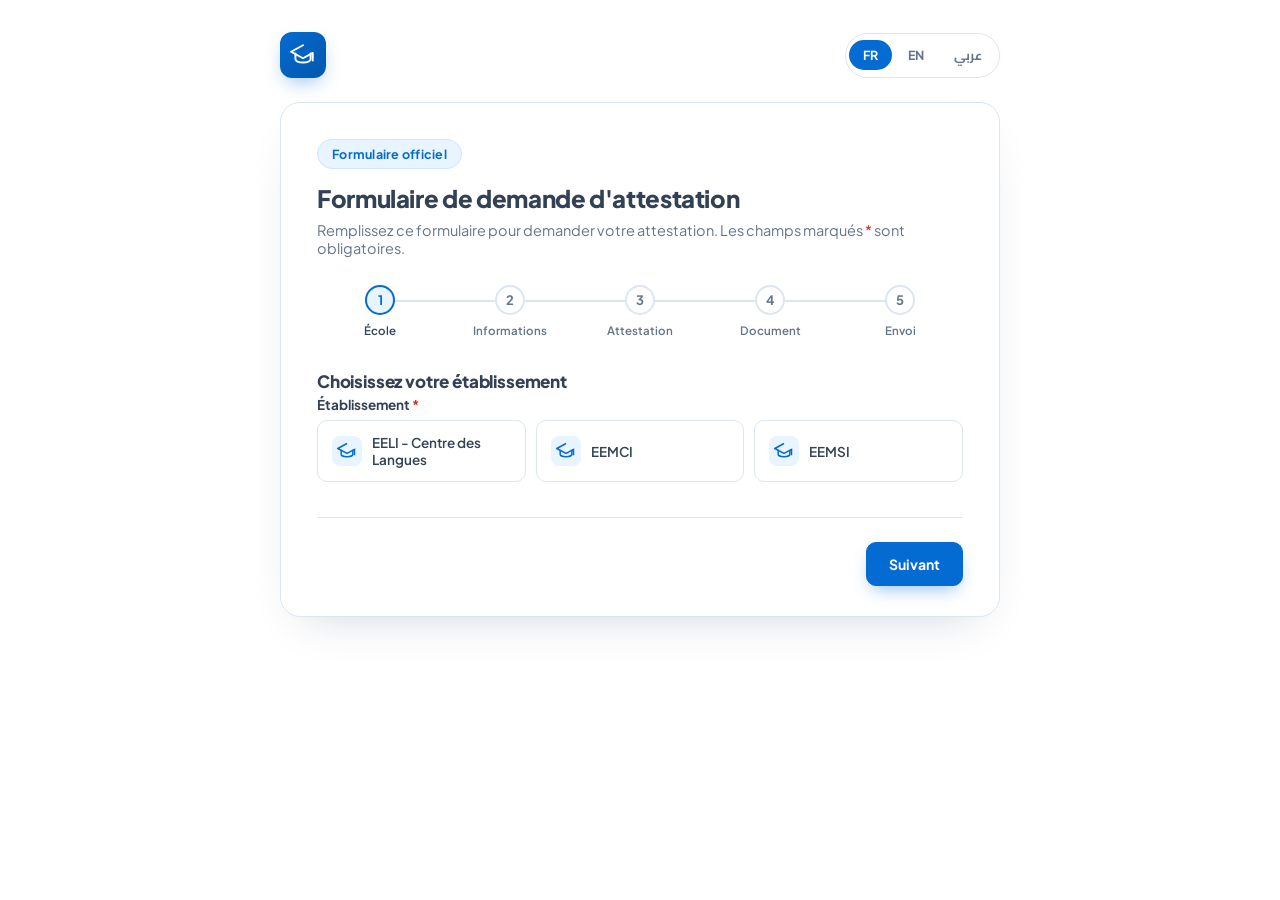
<file: index.html>
<!DOCTYPE html>
<html lang="fr">
<head>
<meta charset="UTF-8">
<meta name="viewport" content="width=device-width, initial-scale=1.0">
<title>Demande d'attestation — Les Grandes Écoles Européennes</title>
<link rel="preconnect" href="https://fonts.googleapis.com">
<link rel="preconnect" href="https://fonts.gstatic.com" crossorigin>
<link href="https://fonts.googleapis.com/css2?family=Plus+Jakarta+Sans:wght@400;500;600;700;800&family=Cairo:wght@400;500;600;700;800&display=swap" rel="stylesheet">
<link rel="stylesheet" href="css/style.css">
</head>
<body>

<div class="page">

  <header class="topbar">
    <div class="brand">
      <div class="brand-mark" aria-hidden="true">
        <svg viewBox="0 0 24 24" width="26" height="26" fill="none" stroke="currentColor" stroke-width="1.8" stroke-linecap="round" stroke-linejoin="round">
          <path d="M12 3L1 9l11 6 9-4.91V17"/>
          <path d="M5 10.5V16c0 1.5 3 3 7 3s7-1.5 7-3v-5.5"/>
        </svg>
      </div>
      <div class="brand-text">
        <strong>Les Grandes Écoles Européennes</strong>
        <span data-i18n="brand_subtitle">Demande d'attestation</span>
      </div>
    </div>
    <div class="lang-switch" role="group" aria-label="Langue du formulaire / Form language / لغة الاستمارة">
      <button type="button" class="lang-btn" data-lang="fr">FR</button>
      <button type="button" class="lang-btn" data-lang="en">EN</button>
      <button type="button" class="lang-btn" data-lang="ar">عربي</button>
    </div>
  </header>

  <main class="card" role="main">

    <div class="card-intro">
      <span class="eyebrow" data-i18n="eyebrow">Formulaire officiel</span>
      <h1 data-i18n="h1_title">Formulaire de demande d'attestation</h1>
      <p data-i18n-html="intro_text">Remplissez ce formulaire pour demander votre attestation. Les champs marqués <span class="req">*</span> sont obligatoires.</p>
    </div>

    <!-- progress -->
    <ol class="steps" id="steps" aria-label="Étapes du formulaire">
      <li class="step active" data-step="1">
        <span class="step-dot">1</span>
        <span class="step-label" data-i18n="step0">École</span>
      </li>
      <li class="step" data-step="2">
        <span class="step-dot">2</span>
        <span class="step-label" data-i18n="step1">Informations</span>
      </li>
      <li class="step" data-step="3">
        <span class="step-dot">3</span>
        <span class="step-label" data-i18n="step2">Attestation</span>
      </li>
      <li class="step" data-step="4">
        <span class="step-dot">4</span>
        <span class="step-label" data-i18n="step3">Document</span>
      </li>
      <li class="step" data-step="5">
        <span class="step-dot">5</span>
        <span class="step-label" data-i18n="step4">Envoi</span>
      </li>
    </ol>

    <form id="attestationForm" novalidate>

      <!-- STEP 0 : SCHOOL SELECTION -->
      <section class="panel" data-panel="1">
        <h2 class="panel-title" data-i18n="step0_heading">Choisissez votre établissement</h2>

        <div class="field">
          <label><span data-i18n="label_ecole">Établissement</span> <span class="req">*</span></label>
          <div class="option-cards" data-group="ecole">
            <label class="option-card">
              <input type="radio" name="ecole" value="EELI - Centre des Langues" required>
              <span class="option-card-icon">
                <svg viewBox="0 0 24 24" width="20" height="20" fill="none" stroke="currentColor" stroke-width="1.8"><path d="M12 3L1 9l11 6 9-4.91V17"/><path d="M5 10.5V16c0 1.5 3 3 7 3s7-1.5 7-3v-5.5"/></svg>
              </span>
              <span class="option-card-text" data-i18n="opt_eeli">EELI - Centre des Langues</span>
            </label>
            <label class="option-card">
              <input type="radio" name="ecole" value="EEMCI" required>
              <span class="option-card-icon">
                <svg viewBox="0 0 24 24" width="20" height="20" fill="none" stroke="currentColor" stroke-width="1.8"><path d="M12 3L1 9l11 6 9-4.91V17"/><path d="M5 10.5V16c0 1.5 3 3 7 3s7-1.5 7-3v-5.5"/></svg>
              </span>
              <span class="option-card-text" data-i18n="opt_eemci">EEMCI</span>
            </label>
            <label class="option-card">
              <input type="radio" name="ecole" value="EEMSI" required>
              <span class="option-card-icon">
                <svg viewBox="0 0 24 24" width="20" height="20" fill="none" stroke="currentColor" stroke-width="1.8"><path d="M12 3L1 9l11 6 9-4.91V17"/><path d="M5 10.5V16c0 1.5 3 3 7 3s7-1.5 7-3v-5.5"/></svg>
              </span>
              <span class="option-card-text" data-i18n="opt_eemsi">EEMSI</span>
            </label>
          </div>
          <p class="error" data-error-for="ecole"></p>
        </div>
      </section>

      <!-- STEP 1 : PERSONAL INFO -->
      <section class="panel" data-panel="2" hidden>
        <h2 class="panel-title" data-i18n="step1_heading">Vos informations personnelles</h2>

        <div class="field">
          <label for="nom"><span data-i18n="label_nom">Nom et Prénom</span> <span class="req">*</span></label>
          <input type="text" id="nom" name="nom" data-i18n-placeholder="placeholder_nom" placeholder="ex. Fatima Zahra El Amrani" required autocomplete="name">
          <p class="error" data-error-for="nom"></p>
        </div>

        <div class="grid-2">
          <div class="field">
            <label for="dateNaissance"><span data-i18n="label_dateNaissance">Date de naissance</span> <span class="req">*</span></label>
            <input type="date" id="dateNaissance" name="dateNaissance" required>
            <p class="error" data-error-for="dateNaissance"></p>
          </div>

          <div class="field">
            <label for="lieuNaissance"><span data-i18n="label_lieuNaissance">Lieu de naissance</span> <span class="req">*</span></label>
            <input type="text" id="lieuNaissance" name="lieuNaissance" data-i18n-placeholder="placeholder_lieuNaissance" placeholder="ex. Meknès" required>
            <p class="error" data-error-for="lieuNaissance"></p>
          </div>
        </div>

        <div class="field">
          <label for="telephone"><span data-i18n="label_telephone">Numéro de téléphone</span> <span class="req">*</span></label>
          <input type="tel" id="telephone" name="telephone" data-i18n-placeholder="placeholder_telephone" placeholder="ex. 06 12 34 56 78" required autocomplete="tel">
          <p class="error" data-error-for="telephone"></p>
        </div>
      </section>

      <!-- STEP 2 : ATTESTATION DETAILS -->
      <section class="panel" data-panel="3" hidden>
        <h2 class="panel-title" data-i18n="step2_heading">Détails de l'attestation</h2>

        <!-- EELI variant -->
        <div class="school-variant" data-school-variant="EELI - Centre des Langues">
          <div class="field">
            <label><span data-i18n="label_typeAttestation">Type d'attestation</span> <span class="req">*</span></label>
            <div class="option-cards" data-group="typeAttestation">
              <label class="option-card">
                <input type="radio" name="typeAttestation" value="Attestation d'inscription">
                <span class="option-card-icon">
                  <svg viewBox="0 0 24 24" width="20" height="20" fill="none" stroke="currentColor" stroke-width="1.8"><path d="M14 2H6a2 2 0 0 0-2 2v16a2 2 0 0 0 2 2h12a2 2 0 0 0 2-2V8z"/><path d="M14 2v6h6"/><path d="M12 12v6M9 15h6"/></svg>
                </span>
                <span class="option-card-text" data-i18n="opt_inscription">Attestation d'inscription</span>
              </label>
              <label class="option-card">
                <input type="radio" name="typeAttestation" value="Attestation de scolarité">
                <span class="option-card-icon">
                  <svg viewBox="0 0 24 24" width="20" height="20" fill="none" stroke="currentColor" stroke-width="1.8"><path d="M14 2H6a2 2 0 0 0-2 2v16a2 2 0 0 0 2 2h12a2 2 0 0 0 2-2V8z"/><path d="M14 2v6h6"/><path d="m9 15 2 2 4-4"/></svg>
                </span>
                <span class="option-card-text" data-i18n="opt_scolarite">Attestation de scolarité</span>
              </label>
              <label class="option-card">
                <input type="radio" name="typeAttestation" value="Attestation de fin de formation">
                <span class="option-card-icon">
                  <svg viewBox="0 0 24 24" width="20" height="20" fill="none" stroke="currentColor" stroke-width="1.8"><path d="M14 2H6a2 2 0 0 0-2 2v16a2 2 0 0 0 2 2h12a2 2 0 0 0 2-2V8z"/><path d="M14 2v6h6"/><circle cx="12" cy="14" r="2.4"/><path d="m10.3 16 -.5 3.2 2.2-1.2 2.2 1.2-.5-3.2"/></svg>
                </span>
                <span class="option-card-text" data-i18n="opt_finFormation">Attestation de fin de formation</span>
              </label>
            </div>
            <p class="error" data-error-for="typeAttestation"></p>
          </div>

          <div class="field">
            <label><span data-i18n="label_langue">Langue</span> <span class="req">*</span></label>
            <div class="pill-group" data-group="langue">
              <label class="pill"><input type="radio" name="langue" value="Allemande"><span data-i18n="lang_allemande">Allemande</span></label>
              <label class="pill"><input type="radio" name="langue" value="Anglaise"><span data-i18n="lang_anglaise">Anglaise</span></label>
              <label class="pill"><input type="radio" name="langue" value="Espagnole"><span data-i18n="lang_espagnole">Espagnole</span></label>
              <label class="pill"><input type="radio" name="langue" value="Française"><span data-i18n="lang_francaise">Française</span></label>
              <label class="pill"><input type="radio" name="langue" value="Italienne"><span data-i18n="lang_italienne">Italienne</span></label>
              <label class="pill"><input type="radio" name="langue" value="Néerlandaise"><span data-i18n="lang_neerlandaise">Néerlandaise</span></label>
              <label class="pill"><input type="radio" name="langue" value="Arabe"><span data-i18n="lang_arabe">Arabe</span></label>
            </div>
            <p class="error" data-error-for="langue"></p>
          </div>

          <div class="grid-2">
            <div class="field">
              <label for="horaire"><span data-i18n="label_horaire">Horaire du cours</span> <span class="req">*</span></label>
              <select id="horaire" name="horaire">
                <option value="" disabled selected data-i18n="horaire_placeholder">Choisir un horaire…</option>
                <optgroup label="Matin" data-i18n-label="horaire_group_matin">
                  <option value="Matin 8h30-10h30" data-i18n="horaire_1">Matin 8h30-10h30</option>
                  <option value="Cours Accélérés 9h30-12h30" data-i18n="horaire_2">Cours Accélérés 9h30-12h30</option>
                  <option value="Matin 10h30-12h30" data-i18n="horaire_3">Matin 10h30-12h30</option>
                </optgroup>
                <optgroup label="Après-midi" data-i18n-label="horaire_group_apresmidi">
                  <option value="Ap Midi 14h30-16h30" data-i18n="horaire_4">Ap Midi 14h30-16h30</option>
                  <option value="Cours Accélérés 15h-18h" data-i18n="horaire_5">Cours Accélérés 15h-18h</option>
                  <option value="Ap Midi 16h30-18h30" data-i18n="horaire_6">Ap Midi 16h30-18h30</option>
                  <option value="Cours du jour 16h30-18h" data-i18n="horaire_7">Cours du jour 16h30-18h</option>
                </optgroup>
                <optgroup label="Soir" data-i18n-label="horaire_group_soir">
                  <option value="Cours Accélérés 18h-21h" data-i18n="horaire_8">Cours Accélérés 18h-21h</option>
                  <option value="Cours du soir 18h30-20h" data-i18n="horaire_9">Cours du soir 18h30-20h</option>
                  <option value="Soir 19h-21h" data-i18n="horaire_10">Soir 19h-21h</option>
                </optgroup>
                <optgroup label="Week-end" data-i18n-label="horaire_group_weekend">
                  <option value="Samedi Ap Midi 15h-18h" data-i18n="horaire_11">Samedi Ap Midi 15h-18h</option>
                  <option value="Dimanche Matin 10h-13h" data-i18n="horaire_12">Dimanche Matin 10h-13h</option>
                </optgroup>
              </select>
              <p class="error" data-error-for="horaire"></p>
            </div>

            <div class="field">
              <label for="anneeFormation"><span data-i18n="label_anneeFormation">Année de formation</span> <span class="req">*</span></label>
              <input type="text" id="anneeFormation" name="anneeFormation" inputmode="numeric" pattern="[0-9]{4}-[0-9]{4}" data-i18n-placeholder="annee_placeholder" placeholder="ex. 2025-2026">
              <p class="error" data-error-for="anneeFormation"></p>
            </div>
          </div>

          <div class="field">
            <label for="nomProf"><span data-i18n="label_nomProf">Nom du professeur</span> <span class="optional" data-i18n="optional_text">(facultatif)</span></label>
            <input type="text" id="nomProf" name="nomProf" data-i18n-placeholder="placeholder_nomProf" placeholder="ex. M. Bennani">
          </div>
        </div>

        <!-- EEMCI variant -->
        <div class="school-variant" data-school-variant="EEMCI" hidden>
          <div class="field">
            <label><span data-i18n="label_typeAttestation">Type d'attestation</span> <span class="req">*</span></label>
            <div class="option-cards" data-group="typeAttestationEemci">
              <label class="option-card">
                <input type="radio" name="typeAttestation" value="Attestation d'inscription">
                <span class="option-card-icon">
                  <svg viewBox="0 0 24 24" width="20" height="20" fill="none" stroke="currentColor" stroke-width="1.8"><path d="M14 2H6a2 2 0 0 0-2 2v16a2 2 0 0 0 2 2h12a2 2 0 0 0 2-2V8z"/><path d="M14 2v6h6"/><path d="M12 12v6M9 15h6"/></svg>
                </span>
                <span class="option-card-text" data-i18n="opt_inscription">Attestation d'inscription</span>
              </label>
              <label class="option-card">
                <input type="radio" name="typeAttestation" value="Attestation de scolarité">
                <span class="option-card-icon">
                  <svg viewBox="0 0 24 24" width="20" height="20" fill="none" stroke="currentColor" stroke-width="1.8"><path d="M14 2H6a2 2 0 0 0-2 2v16a2 2 0 0 0 2 2h12a2 2 0 0 0 2-2V8z"/><path d="M14 2v6h6"/><path d="m9 15 2 2 4-4"/></svg>
                </span>
                <span class="option-card-text" data-i18n="opt_scolarite">Attestation de scolarité</span>
              </label>
              <label class="option-card">
                <input type="radio" name="typeAttestation" value="Attestation homologuée">
                <span class="option-card-icon">
                  <svg viewBox="0 0 24 24" width="20" height="20" fill="none" stroke="currentColor" stroke-width="1.8"><path d="M14 2H6a2 2 0 0 0-2 2v16a2 2 0 0 0 2 2h12a2 2 0 0 0 2-2V8z"/><path d="M14 2v6h6"/><path d="m9 12 2 2 4-4"/></svg>
                </span>
                <span class="option-card-text" data-i18n="opt_homologuee">Attestation homologuée</span>
              </label>
              <label class="option-card">
                <input type="radio" name="typeAttestation" value="Attestation de réussite">
                <span class="option-card-icon">
                  <svg viewBox="0 0 24 24" width="20" height="20" fill="none" stroke="currentColor" stroke-width="1.8"><path d="M14 2H6a2 2 0 0 0-2 2v16a2 2 0 0 0 2 2h12a2 2 0 0 0 2-2V8z"/><path d="M14 2v6h6"/><circle cx="12" cy="14" r="2.4"/><path d="m10.3 16 -.5 3.2 2.2-1.2 2.2 1.2-.5-3.2"/></svg>
                </span>
                <span class="option-card-text" data-i18n="opt_reussite">Attestation de réussite</span>
              </label>
            </div>
            <p class="error" data-error-for="typeAttestationEemci"></p>
          </div>

          <div class="field">
            <label for="motif"><span data-i18n="label_motif">Motif de la demande</span> <span class="req">*</span></label>
            <input type="text" id="motif" name="motif" data-i18n-placeholder="placeholder_motif" placeholder="ex. Poursuite d'études à l'étranger">
            <p class="error" data-error-for="motif"></p>
          </div>

          <div class="field">
            <label for="filiere"><span data-i18n="label_filiere">Filière</span> <span class="req">*</span></label>
            <select id="filiere" name="filiere">
              <option value="" disabled selected data-i18n="filiere_placeholder">Choisir une filière…</option>
              <optgroup label="Filières Bac+2" data-i18n-label="filiere_group_bac2">
                <option value="Gestion Informatisée" data-i18n="filiere_1">Gestion Informatisée</option>
                <option value="Action Commerciale et Marketing" data-i18n="filiere_2">Action Commerciale et Marketing</option>
                <option value="Réception d'Hôtel" data-i18n="filiere_3">Réception d'Hôtel</option>
                <option value="Gestion des Entreprises" data-i18n="filiere_4">Gestion des Entreprises</option>
                <option value="Commerce International" data-i18n="filiere_5">Commerce International</option>
                <option value="Financier Comptable" data-i18n="filiere_6">Financier Comptable</option>
                <option value="Développement Informatique" data-i18n="filiere_7">Développement Informatique</option>
                <option value="Systèmes et Réseaux Informatiques" data-i18n="filiere_8">Systèmes et Réseaux Informatiques</option>
                <option value="Gestion Hôtelière" data-i18n="filiere_9">Gestion Hôtelière</option>
                <option value="Cyber Sécurité" data-i18n="filiere_10">Cyber Sécurité</option>
                <option value="Intelligence Artificielle" data-i18n="filiere_11">Intelligence Artificielle</option>
              </optgroup>
              <optgroup label="Licences Professionnelles" data-i18n-label="filiere_group_lp">
                <option value="LP FEDE" data-i18n="filiere_12">LP FEDE</option>
                <option value="LP WES'SUP" data-i18n="filiere_13">LP WES'SUP</option>
              </optgroup>
              <optgroup label="Masters" data-i18n-label="filiere_group_master">
                <option value="MASTER FEDE" data-i18n="filiere_14">MASTER FEDE</option>
                <option value="MASTER WES'SUP" data-i18n="filiere_15">MASTER WES'SUP</option>
              </optgroup>
              <optgroup label="Formation Continue" data-i18n-label="filiere_group_continue">
                <option value="Formation Continue (Certificat Bureautique, Management, Comptabilité, etc...)" data-i18n="filiere_16">Formation Continue (Certificat Bureautique, Management, Comptabilité, etc...)</option>
              </optgroup>
            </select>
            <p class="error" data-error-for="filiere"></p>
          </div>

          <div class="field" id="specialiteField" hidden>
            <label for="specialite"><span data-i18n="label_specialite">Spécialité (si LP ou Master)</span> <span class="optional" data-i18n="optional_text">(facultatif)</span></label>
            <input type="text" id="specialite" name="specialite" data-i18n-placeholder="placeholder_specialite" placeholder="ex. Marketing Digital">
          </div>

          <div class="grid-2">
            <div class="field">
              <label><span data-i18n="label_niveau">Niveau de formation</span> <span class="optional" data-i18n="optional_text">(facultatif)</span></label>
              <div class="pill-group" data-group="niveau">
                <label class="pill"><input type="radio" name="niveau" value="1ère Année"><span data-i18n="niveau_1">1ère Année</span></label>
                <label class="pill"><input type="radio" name="niveau" value="2ème Année"><span data-i18n="niveau_2">2ème Année</span></label>
                <label class="pill" id="niveau3Pill" hidden><input type="radio" name="niveau" value="3ème Année"><span data-i18n="niveau_3">3ème Année</span></label>
              </div>
            </div>

            <div class="field">
              <label for="anneeInscription"><span data-i18n="label_anneeInscription">Année d'inscription</span> <span class="req">*</span></label>
              <input type="text" id="anneeInscription" name="anneeInscription" inputmode="numeric" pattern="[0-9]{4}-[0-9]{4}" maxlength="9" data-i18n-placeholder="placeholder_anneeInscription" placeholder="ex. 2023-2024">
              <p class="error" data-error-for="anneeInscription"></p>
            </div>
          </div>
        </div>
      </section>

      <!-- STEP 3 : FILE UPLOAD -->
      <section class="panel" data-panel="4" hidden>
        <h2 class="panel-title" data-i18n="step3_heading">Pièce d'identité</h2>
        <p class="panel-sub" data-i18n="step3_sub">Joignez une copie de votre CNI, passeport ou tout autre document d'identité valide.</p>

        <div class="field">
          <div class="dropzone" id="dropzone" tabindex="0" role="button" aria-describedby="dropzoneHint">
            <input type="file" id="fileInput" name="file" accept=".pdf,.doc,.docx,.jpg,.jpeg,.png" hidden>
            <div class="dropzone-empty" id="dropzoneEmpty">
              <svg viewBox="0 0 24 24" width="30" height="30" fill="none" stroke="currentColor" stroke-width="1.6"><path d="M12 16V4M12 4l-4 4M12 4l4 4"/><path d="M4 16v3a2 2 0 0 0 2 2h12a2 2 0 0 0 2-2v-3"/></svg>
              <p data-i18n-html="dropzone_line"><strong>Cliquez pour importer</strong> ou glissez-déposez un fichier</p>
              <p id="dropzoneHint" class="dropzone-hint" data-i18n="dropzone_hint">PDF, Word ou image — 8 Mo max.</p>
            </div>
            <div class="dropzone-file" id="dropzoneFile" hidden>
              <svg viewBox="0 0 24 24" width="22" height="22" fill="none" stroke="currentColor" stroke-width="1.8"><path d="M14 2H6a2 2 0 0 0-2 2v16a2 2 0 0 0 2 2h12a2 2 0 0 0 2-2V8z"/><path d="M14 2v6h6"/></svg>
              <div class="dropzone-file-info">
                <span id="fileName" class="file-name"></span>
                <span id="fileSize" class="file-size"></span>
              </div>
              <button type="button" id="removeFile" class="btn-icon" data-i18n-aria-label="remove_file_aria" aria-label="Supprimer le fichier">
                <svg viewBox="0 0 24 24" width="18" height="18" fill="none" stroke="currentColor" stroke-width="1.8"><path d="M18 6 6 18M6 6l12 12"/></svg>
              </button>
            </div>
          </div>
          <p class="error" data-error-for="file"></p>
        </div>
      </section>

      <!-- STEP 4 : REVIEW & SUBMIT -->
      <section class="panel" data-panel="5" hidden>
        <h2 class="panel-title" data-i18n="step4_heading">Vérifiez et envoyez</h2>
        <p class="panel-sub" data-i18n="step4_sub">Merci de vérifier vos informations avant l'envoi.</p>

        <dl class="summary" id="summary"></dl>

        <div class="field checkbox-field">
          <label class="checkbox">
            <input type="checkbox" id="certify" name="certify" required>
            <span data-i18n-html="checkbox_certify">J'atteste que les informations fournies ci-dessus sont exactes. <span class="req">*</span></span>
          </label>
          <p class="error" data-error-for="certify"></p>
        </div>

        <p class="submit-error" id="submitError" hidden></p>
      </section>

      <!-- NAV -->
      <div class="nav-buttons">
        <button type="button" class="btn btn-ghost" id="prevBtn" data-i18n="btn_prev" hidden>Précédent</button>
        <button type="button" class="btn btn-primary" id="nextBtn" data-i18n="btn_next">Suivant</button>
        <button type="submit" class="btn btn-primary" id="submitBtn" hidden>
          <span id="submitLabel" data-i18n="btn_submit">Envoyer la demande</span>
          <span id="submitSpinner" class="spinner" hidden></span>
        </button>
      </div>

    </form>

    <!-- SUCCESS STATE -->
    <div class="success" id="successState" hidden>
      <div class="success-icon">
        <svg viewBox="0 0 24 24" width="40" height="40" fill="none" stroke="currentColor" stroke-width="2"><circle cx="12" cy="12" r="10"/><path d="m8 12 3 3 5-6"/></svg>
      </div>
      <h2 data-i18n="success_heading">Demande envoyée avec succès</h2>
      <p data-i18n="success_text">Votre demande d'attestation a bien été enregistrée. Vous serez contacté(e) au numéro fourni dès qu'elle sera prête.</p>

      <div class="review-card" id="googleReviewBlock" hidden>
        <div class="review-stars" aria-hidden="true">
          <svg viewBox="0 0 24 24" width="22" height="22"><path fill="#F5A524" d="M12 2.5l2.9 6.3 6.9.7-5.2 4.7 1.5 6.8L12 17.6 5.9 21l1.5-6.8-5.2-4.7 6.9-.7z"/></svg>
          <svg viewBox="0 0 24 24" width="22" height="22"><path fill="#F5A524" d="M12 2.5l2.9 6.3 6.9.7-5.2 4.7 1.5 6.8L12 17.6 5.9 21l1.5-6.8-5.2-4.7 6.9-.7z"/></svg>
          <svg viewBox="0 0 24 24" width="22" height="22"><path fill="#F5A524" d="M12 2.5l2.9 6.3 6.9.7-5.2 4.7 1.5 6.8L12 17.6 5.9 21l1.5-6.8-5.2-4.7 6.9-.7z"/></svg>
          <svg viewBox="0 0 24 24" width="22" height="22"><path fill="#F5A524" d="M12 2.5l2.9 6.3 6.9.7-5.2 4.7 1.5 6.8L12 17.6 5.9 21l1.5-6.8-5.2-4.7 6.9-.7z"/></svg>
          <svg viewBox="0 0 24 24" width="22" height="22"><path fill="#F5A524" d="M12 2.5l2.9 6.3 6.9.7-5.2 4.7 1.5 6.8L12 17.6 5.9 21l1.5-6.8-5.2-4.7 6.9-.7z"/></svg>
        </div>
        <p class="review-title" data-i18n="review_heading">Votre avis compte pour nous</p>
        <p class="review-sub" data-i18n="review_text">Une minute pour nous laisser un avis Google aiderait beaucoup notre école.</p>
        <a class="review-btn" id="googleReviewLink" href="#" target="_blank" rel="noopener">
          <svg viewBox="0 0 24 24" width="20" height="20"><path fill="#4285F4" d="M22.56 12.25c0-.78-.07-1.53-.2-2.25H12v4.26h5.92c-.26 1.37-1.04 2.53-2.21 3.31v2.77h3.57c2.08-1.92 3.28-4.74 3.28-8.09z"/><path fill="#34A853" d="M12 23c2.97 0 5.46-.98 7.28-2.66l-3.57-2.77c-.98.66-2.23 1.06-3.71 1.06-2.86 0-5.29-1.93-6.16-4.53H2.18v2.84C3.99 20.53 7.7 23 12 23z"/><path fill="#FBBC05" d="M5.84 14.09c-.22-.66-.35-1.36-.35-2.09s.13-1.43.35-2.09V7.07H2.18C1.43 8.55 1 10.22 1 12s.43 3.45 1.18 4.93l2.85-2.22.81-.62z"/><path fill="#EA4335" d="M12 5.38c1.62 0 3.06.56 4.21 1.64l3.15-3.15C17.45 2.09 14.97 1 12 1 7.7 1 3.99 3.47 2.18 7.07l3.66 2.84c.87-2.6 3.3-4.53 6.16-4.53z"/></svg>
          <span data-i18n="review_cta">Laisser un avis Google</span>
        </a>
      </div>

      <button type="button" class="btn btn-secondary" id="newRequestBtn" data-i18n="btn_newRequest">Faire une nouvelle demande</button>
    </div>

  </main>

  <footer class="page-footer">
    <p data-i18n="footer_text">Les Grandes Écoles Européennes — Formulaire sécurisé</p>
  </footer>

</div>

<script src="js/i18n.js"></script>
<script src="js/script.js"></script>
</body>
</html>
</file>
<file: css/style.css>
:root {
  --primary: #046bd2;
  --primary-dark: #0357ab;
  --primary-light: #e8f4ff;
  --accent: #a5c500;
  --ink: #334155;
  --ink-soft: #64748b;
  --border: #dce6f2;
  --bg: #ffffff;
  --surface: #ffffff;
  --surface-soft: #f7fafd;
  --danger: #d92d20;
  --success: #16a34a;
  --radius-lg: 20px;
  --radius-md: 12px;
  --radius-sm: 10px;
  --shadow: 0 20px 45px -24px rgba(4, 45, 92, 0.22);
  font-synthesis: none;
}

* { box-sizing: border-box; }

[hidden] { display: none !important; }

html, body {
  margin: 0;
  padding: 0;
}

body {
  font-family: "Plus Jakarta Sans", "Cairo", -apple-system, BlinkMacSystemFont, "Segoe UI", Roboto, Helvetica, Arial, sans-serif;
  background: transparent;
  color: var(--ink);
  min-height: 100vh;
  position: relative;
  -webkit-font-smoothing: antialiased;
}

.page {
  max-width: 760px;
  margin: 0 auto;
  padding: 32px 20px 60px;
  position: relative;
  z-index: 1;
}

/* Header */
.topbar {
  margin-bottom: 24px;
  display: flex;
  align-items: center;
  justify-content: space-between;
  gap: 12px;
  flex-wrap: wrap;
}

.brand {
  display: flex;
  align-items: center;
  gap: 14px;
}

.lang-switch {
  display: inline-flex;
  align-items: center;
  gap: 2px;
  padding: 3px;
  background: var(--surface);
  border: 1.5px solid var(--border);
  border-radius: 999px;
  flex-shrink: 0;
}

.lang-btn {
  appearance: none;
  border: none;
  background: transparent;
  color: var(--ink-soft);
  font-family: inherit;
  font-size: 12.5px;
  font-weight: 700;
  padding: 7px 14px;
  border-radius: 999px;
  cursor: pointer;
  transition: all 0.15s ease;
}

.lang-btn:hover { color: var(--ink); }

.lang-btn.active {
  background: var(--primary);
  color: white;
}

.brand-mark {
  width: 46px;
  height: 46px;
  flex-shrink: 0;
  border-radius: 12px;
  background: linear-gradient(135deg, var(--primary), var(--primary-dark));
  color: white;
  display: flex;
  align-items: center;
  justify-content: center;
  box-shadow: 0 8px 20px -6px rgba(4, 107, 210, 0.45);
}

.brand-text {
  display: flex;
  flex-direction: column;
  line-height: 1.3;
}

.brand-text strong {
  font-size: 15px;
  font-weight: 800;
  letter-spacing: -0.01em;
  color: #ffffff;
}

.brand-text span {
  font-size: 13px;
  color: rgba(255, 255, 255, 0.75);
  font-weight: 600;
}

/* Card */
.card {
  background: var(--surface);
  border-radius: var(--radius-lg);
  box-shadow: var(--shadow);
  border: 1px solid var(--border);
  padding: 36px 36px 30px;
  position: relative;
  overflow: hidden;
}

@media (max-width: 560px) {
  .card { padding: 26px 20px 24px; }
}

.eyebrow {
  display: inline-flex;
  align-items: center;
  padding: 6px 14px;
  margin-bottom: 14px;
  border-radius: 999px;
  background: var(--primary-light);
  border: 1.5px solid #cfe6ff;
  color: var(--primary);
  font-size: 12.5px;
  font-weight: 700;
  letter-spacing: 0.02em;
}

.card-intro h1 {
  font-size: 24px;
  font-weight: 800;
  margin: 0 0 8px;
  letter-spacing: -0.015em;
}

.card-intro p {
  margin: 0 0 28px;
  color: var(--ink-soft);
  font-size: 14.5px;
}

.req { color: var(--danger); }
.optional { color: var(--ink-soft); font-weight: 400; font-size: 12.5px; }

/* Steps */
.steps {
  display: flex;
  list-style: none;
  margin: 0 0 32px;
  padding: 0;
  gap: 4px;
}

.step {
  flex: 1;
  display: flex;
  flex-direction: column;
  align-items: center;
  gap: 8px;
  position: relative;
  text-align: center;
}

.step::before {
  content: "";
  position: absolute;
  top: 15px;
  inset-inline-start: -50%;
  width: 100%;
  height: 2px;
  background: var(--border);
  z-index: 0;
}

.step:first-child::before { display: none; }

.step.done::before,
.step.active::before {
  background: var(--primary);
}

.step-dot {
  width: 30px;
  height: 30px;
  border-radius: 50%;
  background: var(--surface);
  border: 2px solid var(--border);
  color: var(--ink-soft);
  display: flex;
  align-items: center;
  justify-content: center;
  font-size: 13px;
  font-weight: 700;
  position: relative;
  z-index: 1;
  transition: all 0.2s ease;
}

.step.active .step-dot {
  border-color: var(--primary);
  color: var(--primary);
  background: var(--primary-light);
}

.step.done .step-dot {
  border-color: var(--primary);
  background: var(--primary);
  color: white;
}

.step-label {
  font-size: 11.5px;
  color: var(--ink-soft);
  font-weight: 600;
}

.step.active .step-label { color: var(--ink); }

@media (max-width: 480px) {
  .step-label { display: none; }
}

/* Panels */
.panel-title {
  font-size: 17px;
  font-weight: 800;
  margin: 0 0 4px;
  letter-spacing: -0.01em;
}

.panel-sub {
  margin: 0 0 20px;
  font-size: 13.5px;
  color: var(--ink-soft);
}

/* Fields */
.field { margin-bottom: 20px; }

.grid-2 {
  display: grid;
  grid-template-columns: 1fr 1fr;
  gap: 16px;
}

@media (max-width: 560px) {
  .grid-2 { grid-template-columns: 1fr; }
}

label {
  display: block;
  font-size: 13.5px;
  font-weight: 700;
  margin-bottom: 7px;
  color: var(--ink);
}

input[type="text"],
input[type="tel"],
input[type="date"],
select {
  width: 100%;
  padding: 12px 14px;
  border: 1.5px solid var(--border);
  border-radius: var(--radius-sm);
  font-size: 14.5px;
  color: var(--ink);
  background: var(--surface);
  transition: border-color 0.15s ease, box-shadow 0.15s ease;
  font-family: inherit;
  appearance: none;
}

select {
  background-image: url("data:image/svg+xml,%3Csvg xmlns='http://www.w3.org/2000/svg' width='16' height='16' viewBox='0 0 24 24' fill='none' stroke='%2364748b' stroke-width='2'%3E%3Cpath d='m6 9 6 6 6-6'/%3E%3C/svg%3E");
  background-repeat: no-repeat;
  background-position: right 14px center;
  padding-right: 38px;
}

[dir="rtl"] select {
  background-position: left 14px center;
  padding-right: 14px;
  padding-left: 38px;
}

input:focus,
select:focus {
  outline: none;
  border-color: var(--primary);
  box-shadow: 0 0 0 4px var(--primary-light);
}

input.invalid,
select.invalid {
  border-color: var(--danger);
}

.error {
  margin: 6px 0 0;
  font-size: 12.5px;
  color: var(--danger);
  min-height: 0;
  display: none;
}

.error.show { display: block; }

/* Option cards (attestation type) */
.option-cards {
  display: grid;
  grid-template-columns: repeat(3, 1fr);
  gap: 10px;
}

@media (max-width: 560px) {
  .option-cards { grid-template-columns: 1fr; }
}

.option-card {
  display: flex;
  align-items: center;
  gap: 10px;
  padding: 13px 14px;
  border: 1.5px solid var(--border);
  border-radius: var(--radius-sm);
  cursor: pointer;
  transition: all 0.15s ease;
  font-size: 13.5px;
  font-weight: 600;
}

.option-card input { position: absolute; opacity: 0; pointer-events: none; }

.option-card-icon {
  width: 30px;
  height: 30px;
  flex-shrink: 0;
  border-radius: 8px;
  background: var(--primary-light);
  color: var(--primary);
  display: flex;
  align-items: center;
  justify-content: center;
}

.option-card:hover { border-color: var(--primary); }

.option-card:has(input:checked) {
  border-color: var(--primary);
  background: var(--primary-light);
  box-shadow: 0 0 0 1px var(--primary);
}

/* Pill group (language) */
.pill-group {
  display: flex;
  flex-wrap: wrap;
  gap: 8px;
}

.pill {
  position: relative;
  padding: 9px 16px;
  border: 1.5px solid var(--border);
  border-radius: 999px;
  cursor: pointer;
  font-size: 13.5px;
  font-weight: 600;
  transition: all 0.15s ease;
}

.pill input { position: absolute; opacity: 0; pointer-events: none; }

.pill:hover { border-color: var(--primary); }

.pill:has(input:checked) {
  border-color: var(--primary);
  background: var(--primary);
  color: white;
}

/* Dropzone */
.dropzone {
  border: 1.5px dashed var(--border);
  border-radius: var(--radius-md);
  padding: 30px 20px;
  text-align: center;
  cursor: pointer;
  transition: all 0.15s ease;
  background: var(--surface-soft);
}

.dropzone:hover,
.dropzone:focus-visible,
.dropzone.dragover {
  border-color: var(--primary);
  background: var(--primary-light);
}

.dropzone-empty svg { color: var(--ink-soft); margin-bottom: 10px; }
.dropzone-empty p { margin: 0; font-size: 13.5px; color: var(--ink-soft); }
.dropzone-empty p strong { color: var(--primary); }
.dropzone-hint { margin-top: 4px !important; font-size: 12px !important; }

.dropzone-file {
  display: flex;
  align-items: center;
  gap: 12px;
  text-align: start;
  color: var(--primary);
}

.dropzone-file-info {
  display: flex;
  flex-direction: column;
  flex: 1;
  min-width: 0;
}

.file-name {
  font-size: 13.5px;
  font-weight: 700;
  color: var(--ink);
  white-space: nowrap;
  overflow: hidden;
  text-overflow: ellipsis;
}

.file-size {
  font-size: 12px;
  color: var(--ink-soft);
}

.btn-icon {
  border: none;
  background: transparent;
  color: var(--ink-soft);
  cursor: pointer;
  padding: 6px;
  border-radius: 8px;
  display: flex;
}

.btn-icon:hover { background: var(--border); color: var(--danger); }

/* Summary (review step) */
.summary {
  margin: 0 0 22px;
  border: 1.5px solid var(--border);
  border-radius: var(--radius-md);
  overflow: hidden;
}

.summary-row {
  display: flex;
  justify-content: space-between;
  gap: 16px;
  padding: 12px 16px;
  font-size: 13.5px;
  border-bottom: 1px solid var(--border);
}

.summary-row:last-child { border-bottom: none; }
.summary-row:nth-child(even) { background: var(--surface-soft); }

.summary-row dt { color: var(--ink-soft); font-weight: 500; }
.summary-row dd { margin: 0; font-weight: 700; text-align: end; }

.checkbox-field { margin-top: 4px; }

.checkbox {
  display: flex;
  align-items: flex-start;
  gap: 10px;
  font-size: 13.5px;
  font-weight: 500;
  cursor: pointer;
  color: var(--ink);
}

.checkbox input {
  margin-top: 2px;
  width: 17px;
  height: 17px;
  accent-color: var(--primary);
  flex-shrink: 0;
}

.submit-error {
  margin-top: 14px;
  padding: 12px 14px;
  background: #fef2f1;
  border: 1px solid #fecdca;
  color: var(--danger);
  border-radius: var(--radius-sm);
  font-size: 13px;
}

/* Nav buttons */
.nav-buttons {
  display: flex;
  justify-content: space-between;
  gap: 12px;
  margin-top: 28px;
  padding-top: 24px;
  border-top: 1px solid var(--border);
}

.btn {
  appearance: none;
  border: 1.5px solid transparent;
  border-radius: var(--radius-sm);
  padding: 12px 22px;
  font-size: 14px;
  font-weight: 700;
  cursor: pointer;
  font-family: inherit;
  display: inline-flex;
  align-items: center;
  gap: 8px;
  transition: all 0.15s ease;
}

.btn-primary {
  background: var(--primary);
  border-color: var(--primary);
  color: white;
  margin-inline-start: auto;
  box-shadow: 0 8px 18px -6px rgba(4, 107, 210, 0.45);
}

.btn-primary:hover { background: var(--primary-dark); border-color: var(--primary-dark); }
.btn-primary:disabled { opacity: 0.6; cursor: not-allowed; }

.btn-ghost {
  background: var(--surface-soft);
  color: var(--ink-soft);
  border-color: var(--border);
}

.btn-ghost:hover { border-color: var(--ink-soft); color: var(--ink); }

.btn-secondary {
  background: var(--surface-soft);
  color: var(--primary);
  border-color: var(--primary);
  margin: 0 auto;
}

.spinner {
  width: 15px;
  height: 15px;
  border-radius: 50%;
  border: 2px solid rgba(255,255,255,0.4);
  border-top-color: white;
  animation: spin 0.7s linear infinite;
}

@keyframes spin { to { transform: rotate(360deg); } }

/* Success state */
.success {
  text-align: center;
  padding: 20px 10px 10px;
}

.success-icon {
  width: 72px;
  height: 72px;
  border-radius: 50%;
  background: #e9f9ee;
  color: var(--success);
  display: flex;
  align-items: center;
  justify-content: center;
  margin: 0 auto 20px;
}

.success h2 { margin: 0 0 10px; font-size: 20px; font-weight: 800; }
.success p { margin: 0 0 26px; color: var(--ink-soft); font-size: 14px; max-width: 420px; margin-inline: auto; }

.review-card {
  background: var(--primary-light);
  border: 1.5px solid #cfe6ff;
  border-radius: var(--radius-md);
  padding: 26px 22px;
  margin: 0 0 24px;
  max-width: 420px;
  margin-inline: auto;
}

.review-stars {
  display: flex;
  justify-content: center;
  gap: 4px;
  margin: 0 0 12px;
}

.review-card p.review-title {
  margin: 0 0 6px;
  color: var(--ink);
  font-size: 17px;
  font-weight: 800;
  max-width: none;
}

.review-card p.review-sub {
  margin: 0 0 20px;
  color: var(--ink-soft);
  font-size: 13.5px;
  max-width: none;
}

.review-btn {
  display: inline-flex;
  align-items: center;
  justify-content: center;
  gap: 10px;
  width: 100%;
  background: var(--surface);
  border: 1.5px solid var(--primary);
  border-radius: var(--radius-sm);
  padding: 14px 20px;
  font-size: 15px;
  font-weight: 700;
  color: var(--ink);
  text-decoration: none;
  box-shadow: 0 10px 24px -12px rgba(4, 107, 210, 0.4);
  transition: all 0.15s ease;
}

.review-btn:hover {
  transform: translateY(-1px);
  box-shadow: 0 14px 28px -12px rgba(4, 107, 210, 0.5);
}

.page-footer {
  text-align: center;
  margin-top: 24px;
  font-size: 12.5px;
  color: rgba(255, 255, 255, 0.75);
}
</file>
